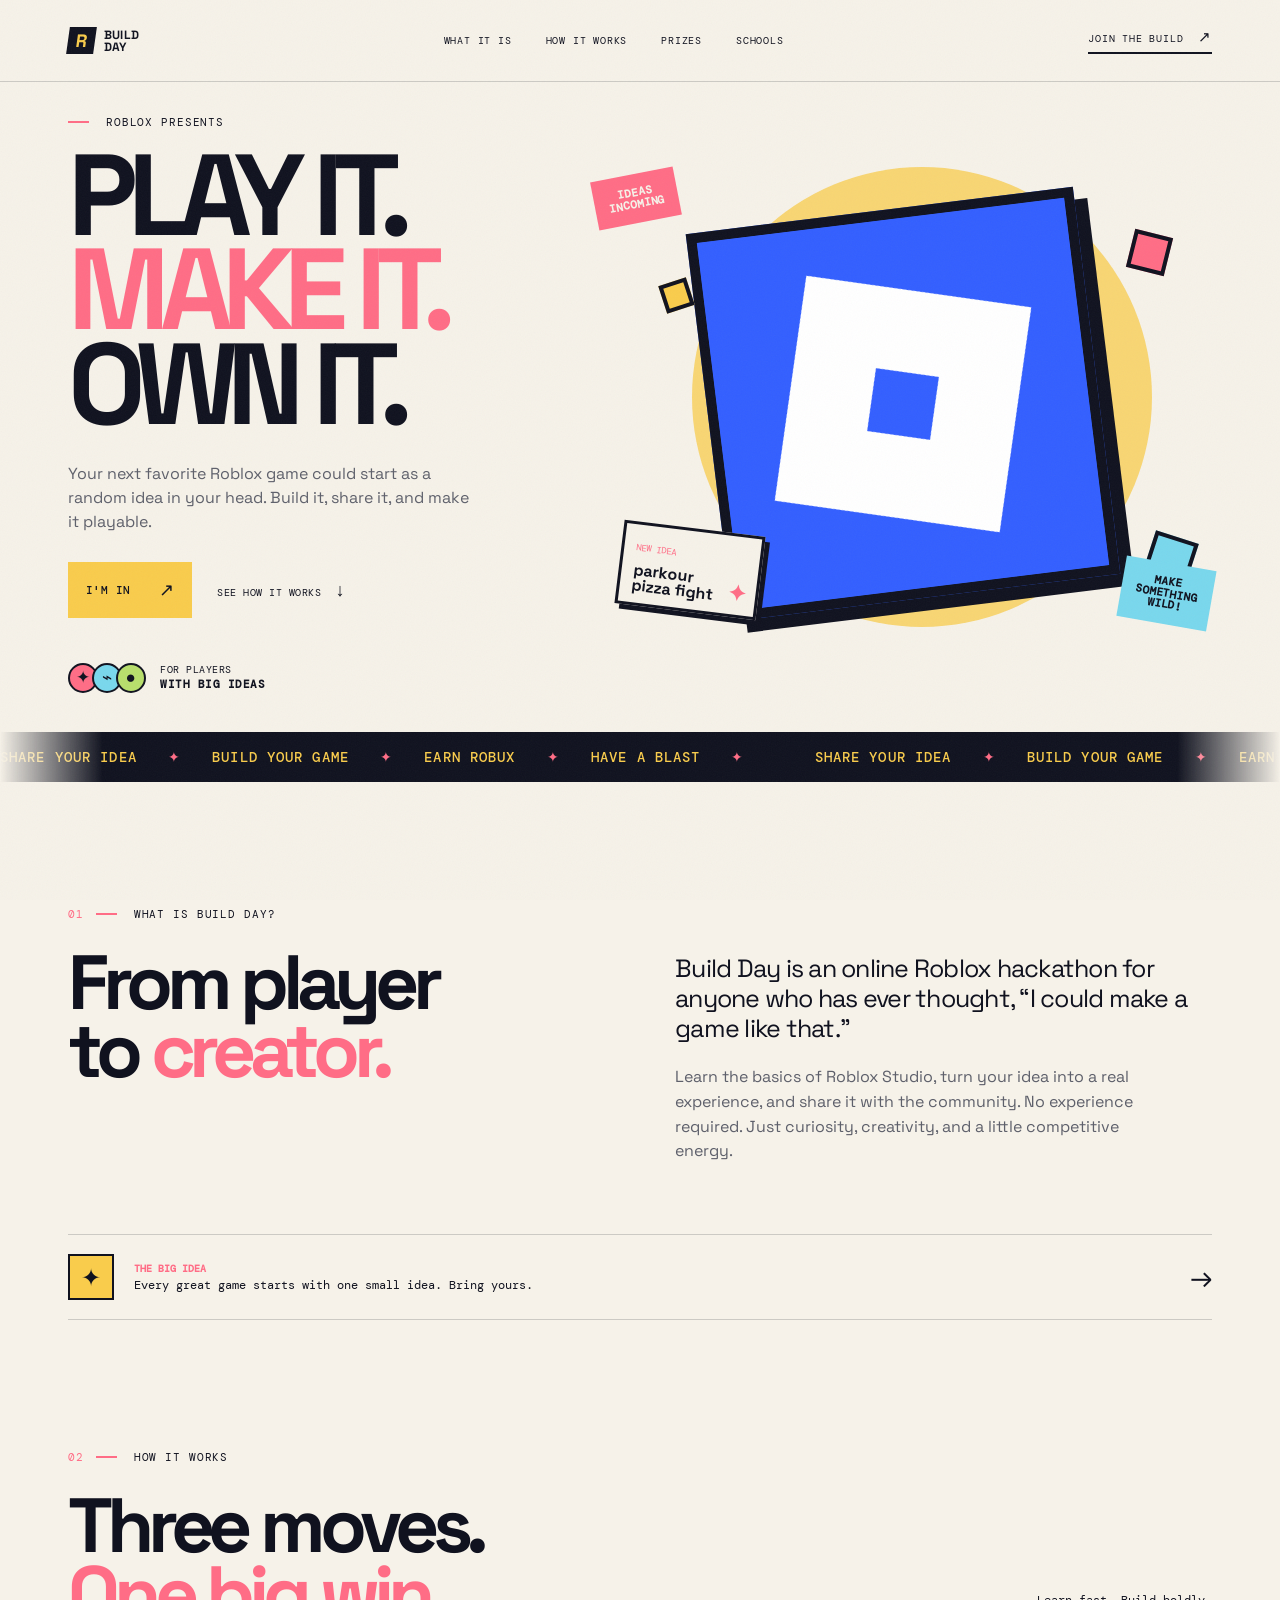
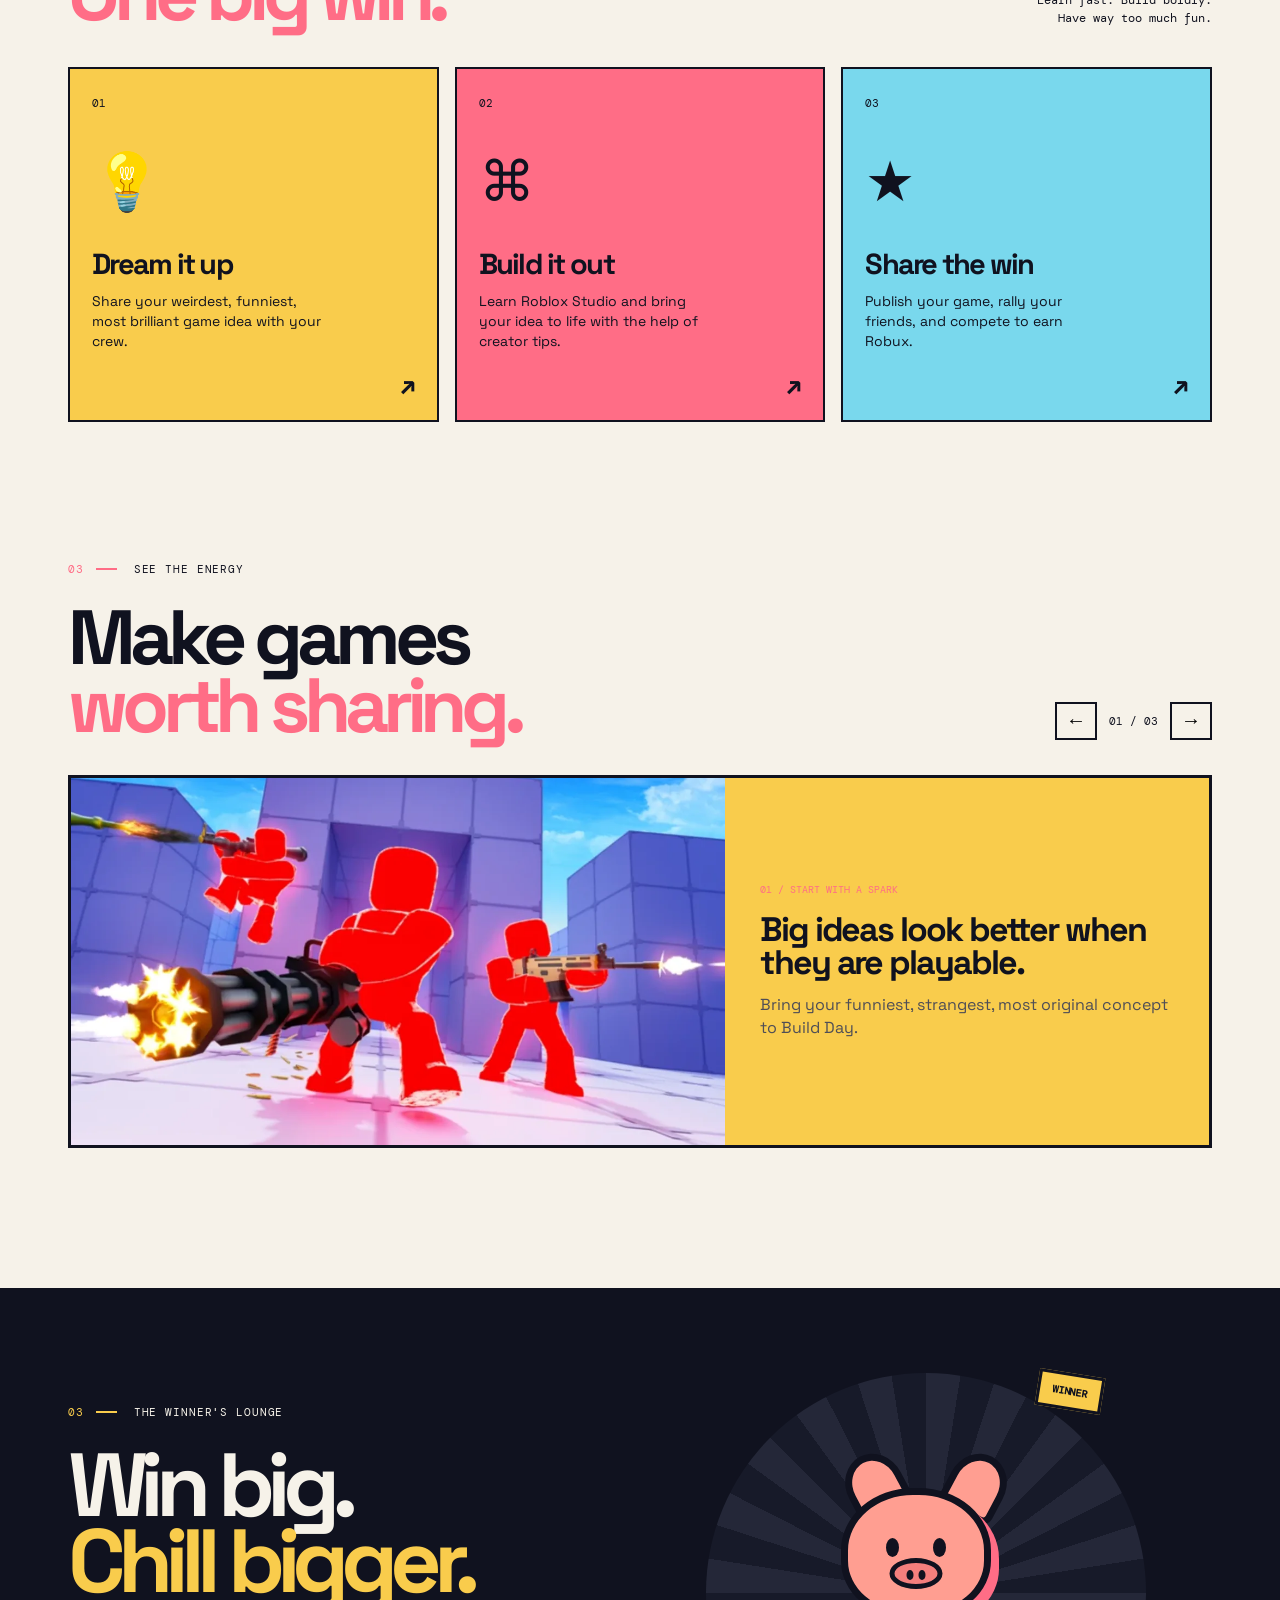
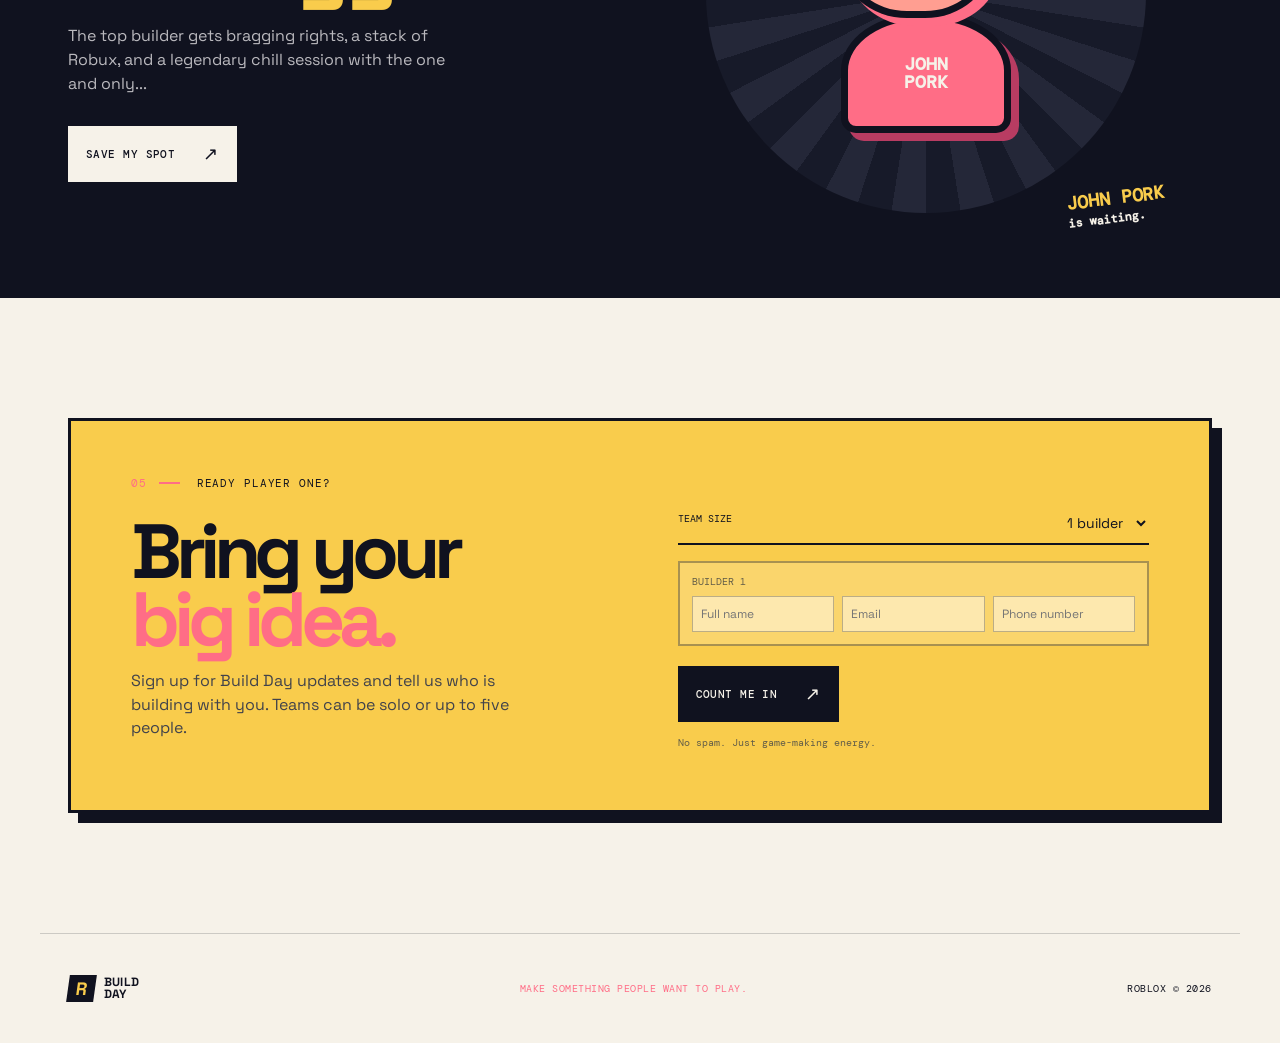
<file: index.html>
<!DOCTYPE html>
<html lang="en">
<head>
  <meta charset="UTF-8" />
  <meta name="viewport" content="width=device-width, initial-scale=1.0" />
  <meta name="theme-color" content="#10121f" />
  <meta name="description" content="Build Day is Roblox's game-making competition for players with big ideas." />
  <title>Build Day — Make your idea playable</title>
  <link rel="stylesheet" href="styles.css" />
</head>
<body>
  <div class="grain" aria-hidden="true"></div>
  <header class="site-header">
    <a class="logo" href="#top" aria-label="Build Day home"><span class="logo-mark">R</span><span>BUILD<br />DAY</span></a>
    <nav aria-label="Main navigation"><a href="#what">WHAT IT IS</a><a href="#how">HOW IT WORKS</a><a href="#prizes">PRIZES</a><a href="school.html">SCHOOLS</a></nav>
    <a class="header-cta" href="#signup">JOIN THE BUILD <span>↗</span></a>
  </header>
  <main id="top">
    <section class="hero wrap">
      <div class="hero-copy"><div class="eyebrow"><i></i> ROBLOX PRESENTS</div><h1>PLAY IT.<br /><span>MAKE IT.</span><br />OWN IT.</h1><p class="hero-lede">Your next favorite Roblox game could start as a random idea in your head. Build it, share it, and make it playable.</p><div class="hero-actions"><a class="button button-yellow" href="#signup">I'M IN <b>↗</b></a><a class="text-link" href="#how">SEE HOW IT WORKS <span>↓</span></a></div><div class="hero-proof"><span class="avatar avatar-pink">✦</span><span class="avatar avatar-blue">⌁</span><span class="avatar avatar-green">●</span><span>FOR PLAYERS<br /><strong>WITH BIG IDEAS</strong></span></div></div>
      <div class="hero-scene" aria-label="Roblox Build Day visual"><div class="burst burst-one">IDEAS<br />INCOMING</div><div class="burst burst-two">MAKE<br />SOMETHING<br />WILD!</div><div class="floating-block block-pink"></div><div class="floating-block block-yellow"></div><div class="floating-block block-blue"></div><div class="hero-image-frame"><img src="assets/roblox-game.png" alt="Roblox logo on a blue background" /></div><div class="idea-card"><span>NEW IDEA</span><strong>parkour<br />pizza fight</strong><b>✦</b></div></div>
    </section>
    <section class="ticker" aria-label="Build Day highlights"><div class="ticker-track"><div class="ticker-group">SHARE YOUR IDEA <span>✦</span> BUILD YOUR GAME <span>✦</span> EARN ROBUX <span>✦</span> HAVE A BLAST <span>✦</span></div><div class="ticker-group" aria-hidden="true">SHARE YOUR IDEA <span>✦</span> BUILD YOUR GAME <span>✦</span> EARN ROBUX <span>✦</span> HAVE A BLAST <span>✦</span></div></div></section>
    <section class="intro wrap" id="what"><div class="section-label"><span>01</span><i></i> WHAT IS BUILD DAY?</div><div class="intro-grid"><h2>From player<br />to <em>creator.</em></h2><div><p class="big-copy">Build Day is an online Roblox hackathon for anyone who has ever thought, “I could make a game like that.”</p><p>Learn the basics of Roblox Studio, turn your idea into a real experience, and share it with the community. No experience required. Just curiosity, creativity, and a little competitive energy.</p></div></div><div class="idea-strip"><div class="strip-icon">✦</div><p><strong>THE BIG IDEA</strong><br />Every great game starts with one small idea. Bring yours.</p><span>→</span></div></section>
    <section class="process wrap" id="how"><div class="section-label"><span>02</span><i></i> HOW IT WORKS</div><div class="process-heading"><h2>Three moves.<br /><em>One big win.</em></h2><p>Learn fast. Build boldly.<br />Have way too much fun.</p></div><div class="steps"><article class="step step-yellow"><span class="step-num">01</span><div class="step-doodle">💡</div><h3>Dream it up</h3><p>Share your weirdest, funniest, most brilliant game idea with your crew.</p><b class="step-arrow">↗</b></article><article class="step step-pink"><span class="step-num">02</span><div class="step-doodle">⌘</div><h3>Build it out</h3><p>Learn Roblox Studio and bring your idea to life with the help of creator tips.</p><b class="step-arrow">↗</b></article><article class="step step-blue"><span class="step-num">03</span><div class="step-doodle">★</div><h3>Share the win</h3><p>Publish your game, rally your friends, and compete to earn Robux.</p><b class="step-arrow">↗</b></article></div></section>
    <section class="slides wrap" id="slides"><div class="section-label"><span>03</span><i></i> SEE THE ENERGY</div><div class="slides-heading"><h2>Make games<br /><em>worth sharing.</em></h2><div class="slide-controls"><button id="slidePrev" aria-label="Previous slide">←</button><span id="slideCount">01 / 03</span><button id="slideNext" aria-label="Next slide">→</button></div></div><div class="slide-window"><div class="slide-track" id="slideTrack"><article class="build-slide active"><img src="assets/roblox-action.webp" alt="Roblox-style game characters in an action scene" /><div class="slide-copy"><span>01 / START WITH A SPARK</span><h3>Big ideas look better when they are playable.</h3><p>Bring your funniest, strangest, most original concept to Build Day.</p></div></article><article class="build-slide"><img src="assets/roblox-explainer.avif" alt="Roblox game world explainer image" /><div class="slide-copy"><span>02 / BUILD WITH YOUR CREW</span><h3>Five minds can make one wild world.</h3><p>Work solo or team up with up to five total builders.</p></div></article><article class="build-slide"><img src="assets/roblox-characters.webp" alt="A colorful group of Roblox characters" /><div class="slide-copy"><span>03 / SHARE THE MOMENT</span><h3>Publish it. Play it. Let the world in.</h3><p>Show off what you made and compete for Robux and the ultimate chill session.</p></div></article></div></div></section>
    <section class="prize-wrap" id="prizes"><div class="prize wrap"><div class="prize-copy"><div class="section-label light"><span>03</span><i></i> THE WINNER'S LOUNGE</div><h2>Win big.<br /><em>Chill bigger.</em></h2><p>The top builder gets bragging rights, a stack of Robux, and a legendary chill session with the one and only...</p><a class="button button-light" href="#signup">SAVE MY SPOT <b>↗</b></a></div><div class="pork-stage"><div class="pork-rays"></div><div class="pork-crown">WINNER</div><div class="pork-character"><div class="pork-ear left"></div><div class="pork-ear right"></div><div class="pork-head"><span class="pork-eye left"></span><span class="pork-eye right"></span><span class="pork-snout"></span></div><div class="pork-body"><span>JOHN<br />PORK</span></div></div><div class="pork-caption">JOHN PORK<br /><small>is waiting.</small></div></div></div></section>
    <section class="signup wrap" id="signup"><div class="signup-card"><div><div class="section-label"><span>05</span><i></i> READY PLAYER ONE?</div><h2>Bring your<br /><em>big idea.</em></h2><p>Sign up for Build Day updates and tell us who is building with you. Teams can be solo or up to five people.</p></div><form id="signupForm"><div class="team-size-row"><label for="teamSize">TEAM SIZE</label><select id="teamSize" name="teamSize"><option value="1">1 builder</option><option value="2">2 builders</option><option value="3">3 builders</option><option value="4">4 builders</option><option value="5">5 builders</option></select></div><div id="memberFields" class="member-fields"></div><button class="button button-dark" type="submit">COUNT ME IN <b>↗</b></button><small id="formMessage">No spam. Just game-making energy.</small></form></div></section>
  </main>
  <footer class="site-footer wrap"><a class="logo" href="#top"><span class="logo-mark">R</span><span>BUILD<br />DAY</span></a><span>MAKE SOMETHING PEOPLE WANT TO PLAY.</span><span>ROBLOX © 2026</span></footer>
  <script src="script.js"></script>
</body>
</html>
</file>
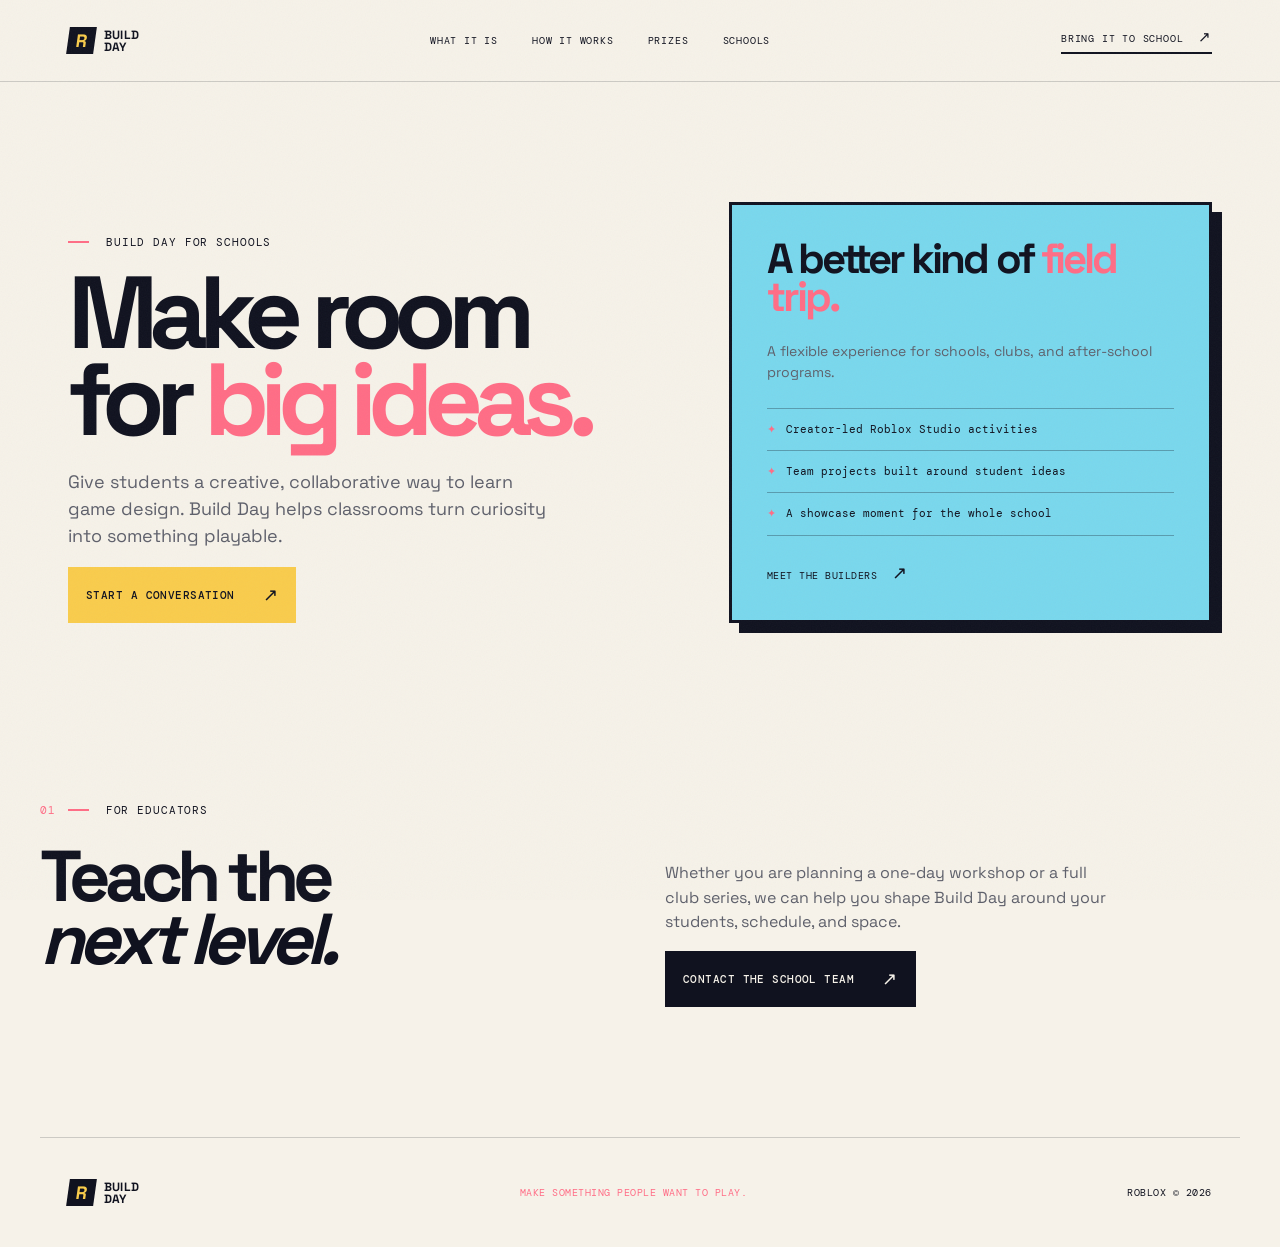
<file: school.html>
<!DOCTYPE html>
<html lang="en">
<head>
  <meta charset="UTF-8" />
  <meta name="viewport" content="width=device-width, initial-scale=1.0" />
  <meta name="theme-color" content="#10121f" />
  <meta name="description" content="Bring Build Day to your school and help students become creators." />
  <title>Build Day for Schools</title>
  <link rel="stylesheet" href="styles.css" />
</head>
<body>
  <div class="grain" aria-hidden="true"></div>
  <header class="site-header">
    <a class="logo" href="index.html#top" aria-label="Build Day home"><span class="logo-mark">R</span><span>BUILD<br />DAY</span></a>
    <nav aria-label="Main navigation"><a href="index.html#what">WHAT IT IS</a><a href="index.html#how">HOW IT WORKS</a><a href="index.html#prizes">PRIZES</a><a href="school.html" aria-current="page">SCHOOLS</a></nav>
    <a class="header-cta" href="index.html#signup">BRING IT TO SCHOOL <span>↗</span></a>
  </header>
  <main>
    <section class="school-hero wrap">
      <div>
        <div class="eyebrow"><i></i> BUILD DAY FOR SCHOOLS</div>
        <h1>Make room<br />for <em>big ideas.</em></h1>
        <p>Give students a creative, collaborative way to learn game design. Build Day helps classrooms turn curiosity into something playable.</p>
        <a class="button button-yellow" href="index.html#signup">START A CONVERSATION <b>↗</b></a>
      </div>
      <aside class="school-card">
        <h2>A better kind of <em>field trip.</em></h2>
        <p>A flexible experience for schools, clubs, and after-school programs.</p>
        <ul class="school-list">
          <li>Creator-led Roblox Studio activities</li>
          <li>Team projects built around student ideas</li>
          <li>A showcase moment for the whole school</li>
        </ul>
        <a class="text-link" href="index.html#signup">MEET THE BUILDERS <span>↗</span></a>
      </aside>
    </section>
    <section class="school-contact wrap">
      <div class="section-label"><span>01</span><i></i> FOR EDUCATORS</div>
      <div class="school-contact-grid">
        <h2>Teach the<br /><em>next level.</em></h2>
        <div>
          <p>Whether you are planning a one-day workshop or a full club series, we can help you shape Build Day around your students, schedule, and space.</p>
          <a class="button button-dark" href="index.html#signup">CONTACT THE SCHOOL TEAM <b>↗</b></a>
        </div>
      </div>
    </section>
  </main>
  <footer class="site-footer wrap"><a class="logo" href="index.html#top"><span class="logo-mark">R</span><span>BUILD<br />DAY</span></a><span>MAKE SOMETHING PEOPLE WANT TO PLAY.</span><span>ROBLOX © 2026</span></footer>
</body>
</html>
</file>
<file: styles.css>
@import url('https://fonts.googleapis.com/css2?family=DM+Mono:wght@400;500&family=Space+Grotesk:wght@400;500;600;700&display=swap');
:root{--ink:#10121f;--paper:#f6f2e9;--yellow:#f9cc4c;--pink:#ff6d86;--blue:#79d8ed;--green:#b8df6c;--line:rgba(16,18,31,.18);--muted:#5e606b}*{box-sizing:border-box}html{scroll-behavior:smooth}body{margin:0;background:var(--paper);color:var(--ink);font-family:'Space Grotesk',sans-serif;overflow-x:hidden}.grain{position:fixed;inset:0;pointer-events:none;z-index:5;opacity:.04;background-image:url("data:image/svg+xml,%3Csvg xmlns='http://www.w3.org/2000/svg' width='140' height='140'%3E%3Cfilter id='n'%3E%3CfeTurbulence type='fractalNoise' baseFrequency='.8' numOctaves='3' stitchTiles='stitch'/%3E%3C/filter%3E%3Crect width='100%25' height='100%25' filter='url(%23n)'/%3E%3C/svg%3E")}.wrap{max-width:1200px;margin:0 auto;padding-left:28px;padding-right:28px}.site-header{height:82px;display:flex;align-items:center;justify-content:space-between;padding:0 max(28px,calc((100vw - 1200px)/2 + 28px));border-bottom:1px solid var(--line);font:10px 'DM Mono',monospace;letter-spacing:.08em}.logo{display:flex;align-items:center;gap:9px;text-decoration:none;color:var(--ink);font:700 12px/1 'Space Grotesk';letter-spacing:.02em}.logo-mark{display:grid;place-items:center;width:27px;height:27px;background:var(--ink);color:var(--yellow);font-size:18px;transform:skew(-8deg)}nav{display:flex;gap:34px}nav a,.text-link{color:var(--ink);text-decoration:none}nav a:hover,.text-link:hover{color:var(--pink)}.header-cta{color:var(--ink);border-bottom:2px solid var(--ink);padding-bottom:5px;text-decoration:none}.header-cta span{font-size:15px;margin-left:8px}.hero{min-height:650px;display:grid;grid-template-columns:.9fr 1.1fr;align-items:center;gap:20px;padding-top:30px;padding-bottom:36px}.eyebrow,.section-label{font:11px 'DM Mono',monospace;letter-spacing:.08em}.eyebrow i,.section-label i{display:inline-block;width:21px;height:2px;background:var(--pink);margin:0 9px 3px 0}.hero h1{font-size:clamp(68px,9vw,126px);line-height:.82;letter-spacing:-.09em;margin:20px 0 30px}.hero h1 span{color:var(--pink)}.hero-lede{max-width:410px;font-size:16px;line-height:1.5;color:var(--muted);margin:0 0 28px}.hero-actions{display:flex;align-items:center;gap:25px}.button{display:inline-flex;align-items:center;justify-content:space-between;gap:28px;padding:16px 18px;border:0;text-decoration:none;font:500 11px 'DM Mono',monospace;letter-spacing:.04em;cursor:pointer;transition:transform .2s,box-shadow .2s}.button b{font-size:18px;font-weight:400}.button:hover{transform:translate(-3px,-3px);box-shadow:6px 6px 0 var(--ink)}.button-yellow{background:var(--yellow);color:var(--ink)}.button-dark{background:var(--ink);color:var(--paper)}.button-light{background:var(--paper);color:var(--ink)}.text-link{font:10px 'DM Mono';letter-spacing:.05em}.text-link span{font-size:18px;margin-left:8px}.hero-proof{display:flex;align-items:center;margin-top:45px;font:10px 'DM Mono';line-height:1.4;letter-spacing:.05em}.hero-proof strong{font-size:11px}.avatar{width:30px;height:30px;display:grid;place-items:center;border:2px solid var(--ink);border-radius:50%;margin-right:-6px;font-size:17px}.avatar-pink{background:var(--pink)}.avatar-blue{background:var(--blue)}.avatar-green{background:var(--green);margin-right:14px}.hero-scene{height:535px;position:relative;display:grid;place-items:center}.hero-scene:before{content:'';position:absolute;width:460px;height:460px;border-radius:50%;background:var(--yellow);top:30px;right:60px;opacity:.75}.laptop{position:relative;z-index:2;width:445px;transform:rotate(-5deg);filter:drop-shadow(12px 15px 0 var(--ink))}.laptop-screen{height:285px;border:13px solid var(--ink);border-bottom-width:18px;border-radius:17px 17px 4px 4px;background:var(--pink);padding:12px}.screen-top{display:flex;justify-content:space-between;background:var(--ink);color:var(--paper);padding:6px 9px;font:9px 'DM Mono'}.game-world{height:218px;margin-top:8px;position:relative;overflow:hidden;background:linear-gradient(#77dbea 0 55%,#a9dc68 55%)}.world-sun{position:absolute;width:62px;height:62px;background:var(--yellow);border-radius:50%;right:30px;top:22px}.world-cloud{position:absolute;width:78px;height:20px;background:var(--paper);border-radius:20px;opacity:.8}.cloud-one{left:25px;top:33px}.cloud-two{right:88px;top:90px;transform:scale(.7)}.world-platform{position:absolute;bottom:33px;left:40px;width:280px;height:30px;background:var(--ink);transform:skew(-20deg)}.world-character{position:absolute;bottom:62px;left:180px;width:58px;height:58px;border:7px solid var(--ink);border-radius:20px 20px 10px 10px;background:var(--pink);font-size:30px;text-align:center;line-height:45px}.world-portal{position:absolute;bottom:52px;right:70px;display:grid;place-items:center;width:70px;height:95px;border:9px solid var(--blue);border-radius:50%;color:var(--paper);font-size:30px}.laptop-base{height:25px;background:var(--ink);clip-path:polygon(7% 0,93% 0,100% 100%,0 100%);position:relative}.laptop-base:after{content:'';position:absolute;left:40%;top:5px;width:20%;height:4px;background:#404353}.laptop-shadow{position:absolute;width:430px;height:30px;background:var(--ink);bottom:79px;right:70px;transform:rotate(-5deg);opacity:.18;border-radius:50%}.floating-block{position:absolute;border:4px solid var(--ink);z-index:3}.block-pink{width:39px;height:39px;background:var(--pink);right:7%;top:18%;transform:rotate(14deg)}.block-yellow{width:29px;height:29px;background:var(--yellow);left:11%;top:27%;transform:rotate(-18deg)}.block-blue{width:45px;height:45px;background:var(--blue);right:3%;bottom:17%;transform:rotate(18deg)}.burst{position:absolute;z-index:4;background:var(--ink);color:var(--paper);padding:13px 14px;text-align:center;font:700 11px/1.05 'DM Mono';transform:rotate(-11deg)}.burst-one{left:0;top:7%;background:var(--pink)}.burst-two{right:0;bottom:9%;transform:rotate(10deg);background:var(--blue);color:var(--ink)}.idea-card{position:absolute;z-index:4;left:4%;bottom:11%;width:142px;background:var(--paper);border:3px solid var(--ink);padding:10px 12px;transform:rotate(7deg);box-shadow:5px 5px 0 var(--ink)}.idea-card span{font:9px 'DM Mono';color:var(--pink)}.idea-card strong{display:block;font-size:16px;line-height:.95;margin-top:7px}.idea-card b{position:absolute;right:10px;bottom:8px;color:var(--pink);font-size:22px}.ticker{background:var(--ink);color:var(--yellow);overflow:hidden;white-space:nowrap;font:500 14px 'DM Mono';letter-spacing:.08em;padding:16px 0}.ticker div{animation:marquee 28s linear infinite}.ticker span{color:var(--pink);padding:0 22px}@keyframes marquee{to{transform:translateX(-35%)}}.intro{padding-top:125px;padding-bottom:130px}.section-label{margin-bottom:28px}.section-label>span{color:var(--pink);margin-right:12px}.intro-grid{display:grid;grid-template-columns:1fr 1fr;gap:70px}.intro h2,.process h2,.signup h2{font-size:clamp(50px,6vw,78px);line-height:.88;letter-spacing:-.08em;margin:0}.intro h2 em,.process h2 em,.signup h2 em{font-style:normal;color:var(--pink)}.big-copy{font-size:25px;line-height:1.2;letter-spacing:-.03em;margin:4px 0 22px}.intro-grid p:not(.big-copy){max-width:490px;line-height:1.55;color:var(--muted);margin:0}.idea-strip{display:flex;align-items:center;gap:20px;border-top:1px solid var(--line);border-bottom:1px solid var(--line);margin-top:70px;padding:19px 0}.strip-icon{width:46px;height:46px;display:grid;place-items:center;background:var(--yellow);border:2px solid var(--ink);font-size:24px}.idea-strip p{margin:0;font:12px/1.4 'DM Mono'}.idea-strip strong{color:var(--pink);font-size:10px}.idea-strip>span{margin-left:auto;font-size:28px}.process{padding-bottom:140px}.process-heading{display:flex;justify-content:space-between;align-items:end;margin-bottom:40px}.process-heading p{font:12px/1.5 'DM Mono';text-align:right;margin:0}.steps{display:grid;grid-template-columns:repeat(3,1fr);gap:16px}.step{min-height:355px;padding:22px;position:relative;border:2px solid var(--ink);transition:transform .2s}.step:hover{transform:translateY(-8px)}.step-yellow{background:var(--yellow)}.step-pink{background:var(--pink)}.step-blue{background:var(--blue)}.step-num{font:11px 'DM Mono'}.step-doodle{font-size:56px;line-height:1;margin:42px 0 35px}.step h3{font-size:29px;letter-spacing:-.06em;margin:0 0 10px}.step p{max-width:230px;line-height:1.4;margin:0;font-size:14px}.step-arrow{position:absolute;right:21px;bottom:18px;font-size:26px}.prize-wrap{background:var(--ink);color:var(--paper);overflow:hidden}.prize{display:grid;grid-template-columns:1fr 1fr;min-height:610px;align-items:center}.section-label.light i{background:var(--yellow)}.section-label.light span{color:var(--yellow)}.prize h2{font-size:clamp(55px,7vw,92px);line-height:.85;letter-spacing:-.09em;margin:25px 0}.prize h2 em{font-style:normal;color:var(--yellow)}.prize-copy>p{max-width:390px;color:#bab9be;line-height:1.5;margin:0 0 30px}.pork-stage{height:500px;position:relative;display:grid;place-items:center}.pork-rays{position:absolute;width:440px;height:440px;border-radius:50%;background:repeating-conic-gradient(from 0deg,#242738 0 9deg,#171a29 9deg 18deg)}.pork-character{position:relative;z-index:2;margin-top:35px}.pork-head{position:relative;width:150px;height:130px;background:#ff9e91;border:7px solid var(--ink);border-radius:48% 48% 44% 44%;box-shadow:8px 8px 0 var(--pink)}.pork-ear{position:absolute;z-index:0;width:58px;height:65px;background:#ff9e91;border:7px solid var(--ink);top:-35px;border-radius:50% 50% 10px 10px}.pork-ear.left{left:5px;transform:rotate(-28deg)}.pork-ear.right{right:5px;transform:rotate(28deg)}.pork-eye{position:absolute;top:43px;width:13px;height:19px;background:var(--ink);border-radius:50%}.pork-eye.left{left:38px}.pork-eye.right{right:38px}.pork-snout{position:absolute;left:50%;bottom:22px;transform:translateX(-50%);width:53px;height:31px;border:5px solid var(--ink);border-radius:50%;background:#f47f7d}.pork-snout:after,.pork-snout:before{content:'';position:absolute;width:7px;height:10px;background:var(--ink);border-radius:50%;top:7px}.pork-snout:before{left:12px}.pork-snout:after{right:12px}.pork-body{width:170px;height:120px;background:var(--pink);border:7px solid var(--ink);border-radius:48% 48% 15px 15px;margin:-5px auto 0;display:grid;place-items:center;text-align:center;font:700 18px/1 'DM Mono';box-shadow:8px 8px 0 #b83c62}.pork-crown{position:absolute;z-index:3;top:30px;right:19%;background:var(--yellow);color:var(--ink);padding:9px 12px;border:3px solid var(--ink);transform:rotate(9deg);font:700 10px 'DM Mono'}.pork-caption{position:absolute;z-index:4;bottom:18px;right:8%;font:700 18px/1 'DM Mono';color:var(--yellow);transform:rotate(-7deg)}.pork-caption small{color:var(--paper);font-size:12px}.signup{padding-top:120px;padding-bottom:120px}.signup-card{display:grid;grid-template-columns:1fr 1fr;gap:75px;background:var(--yellow);border:3px solid var(--ink);padding:55px 60px;box-shadow:10px 10px 0 var(--ink)}.signup-card p{max-width:390px;line-height:1.45;color:#42434b}.signup form{align-self:end;padding-bottom:6px}.signup label{display:block;font:10px 'DM Mono';margin-bottom:9px}.input-row{display:flex;border-bottom:2px solid var(--ink)}.input-row input{font:16px 'Space Grotesk';background:transparent;border:0;outline:0;padding:13px 0;min-width:0;flex:1}.input-row input::placeholder{color:#74705b}.input-row .button{padding:13px 0 13px 16px;gap:15px}.signup small{display:block;font:10px 'DM Mono';margin-top:14px;color:#625d48}.site-footer{height:110px;display:flex;align-items:center;justify-content:space-between;border-top:1px solid var(--line);font:10px 'DM Mono';letter-spacing:.05em}.site-footer>span:nth-child(2){color:var(--pink)}@media(max-width:760px){.site-header{height:70px;padding:0 18px}.site-header nav{display:none}.header-cta{font-size:9px}.wrap{padding-left:18px;padding-right:18px}.hero{display:block;padding-top:70px}.hero h1{font-size:68px}.hero-scene{height:410px;margin-top:15px}.hero-scene:before{width:340px;height:340px;right:0}.laptop{width:330px}.laptop-screen{height:220px;border-width:9px}.game-world{height:167px}.laptop-base{height:20px}.world-platform{width:205px}.world-character{left:130px;bottom:55px;width:45px;height:48px;font-size:23px;line-height:37px}.world-portal{right:28px;bottom:42px;width:50px;height:70px}.burst{font-size:9px}.burst-one{left:-5px}.idea-card{left:0;bottom:0}.intro,.signup{padding-top:80px;padding-bottom:85px}.intro-grid,.prize,.signup-card{grid-template-columns:1fr;gap:35px}.intro-grid{gap:30px}.process{padding-bottom:90px}.process-heading{display:block}.process-heading p{text-align:left;margin-top:22px}.steps{grid-template-columns:1fr}.step{min-height:290px}.step-doodle{margin:25px 0 20px}.prize{padding-top:75px;padding-bottom:55px}.pork-stage{height:420px}.pork-rays{width:320px;height:320px}.signup-card{padding:35px 25px;box-shadow:7px 7px 0 var(--ink)}.input-row{display:block;border-bottom:0}.input-row input{width:100%;border-bottom:2px solid var(--ink);margin-bottom:14px}.input-row .button{width:100%;padding:14px 0}.site-footer{height:auto;display:grid;gap:20px;padding-top:28px;padding-bottom:28px}.site-footer>span:nth-child(2){order:3}.hero-actions{flex-wrap:wrap}}
/* Build Day media and signup additions */
.hero-image-frame{position:relative;z-index:2;width:390px;height:390px;border:10px solid var(--ink);background:#3560f5;transform:rotate(-7deg);box-shadow:13px 13px 0 var(--ink);overflow:hidden}.hero-image-frame img{width:100%;height:100%;object-fit:cover;display:block}.slides{padding-bottom:140px}.slides-heading{display:flex;align-items:end;justify-content:space-between;margin-bottom:35px}.slides h2{font-size:clamp(50px,6vw,78px);line-height:.88;letter-spacing:-.08em;margin:0}.slides h2 em{font-style:normal;color:var(--pink)}.slide-controls{display:flex;align-items:center;gap:12px;font:11px 'DM Mono'}.slide-controls button{width:42px;height:38px;border:2px solid var(--ink);background:var(--paper);font-size:20px;cursor:pointer}.slide-controls button:hover{background:var(--yellow)}.slide-window{overflow:hidden;border:3px solid var(--ink);background:var(--ink)}.slide-track{display:flex;transition:transform .45s ease}.build-slide{flex:0 0 100%;display:grid;grid-template-columns:1.35fr 1fr;min-height:350px;background:var(--blue)}.build-slide img{width:100%;height:100%;min-height:350px;object-fit:cover;display:block}.slide-copy{padding:38px 35px;background:var(--yellow);display:flex;flex-direction:column;justify-content:center}.slide-copy span{font:10px 'DM Mono';color:var(--pink)}.slide-copy h3{font-size:34px;line-height:.95;letter-spacing:-.06em;margin:18px 0 14px}.slide-copy p{line-height:1.45;margin:0;color:#4f4e56}.team-size-row{display:flex;align-items:center;justify-content:space-between;border-bottom:2px solid var(--ink);margin-bottom:16px;padding-bottom:9px}.team-size-row label{font:10px 'DM Mono'}.team-size-row select{font:14px 'Space Grotesk';border:0;background:transparent;color:var(--ink);outline:0}.member-fields{display:grid;gap:10px;margin-bottom:18px}.member-card{border:2px solid rgba(16,18,31,.35);padding:12px;background:rgba(255,255,255,.18)}.member-card strong{display:block;font:10px 'DM Mono';margin-bottom:8px;color:#625d48}.member-card .member-inputs{display:grid;grid-template-columns:1fr 1fr 1fr;gap:8px}.member-card input{width:100%;min-width:0;padding:9px 8px;border:1px solid rgba(16,18,31,.28);background:rgba(255,255,255,.45);font:12px 'Space Grotesk';outline:0}.signup form>.button{margin-top:2px}.form-error{color:#b83c62!important}
.slides{padding-bottom:140px}
@media(max-width:760px){.hero-image-frame{width:285px;height:285px}.slides-heading{display:block}.slide-controls{margin-top:22px}.build-slide{grid-template-columns:1fr}.build-slide img{min-height:220px;height:220px}.slide-copy{padding:26px}.slide-copy h3{font-size:28px}.signup-card{padding:35px 25px}.member-card .member-inputs{grid-template-columns:1fr}.signup form>.button{width:100%;justify-content:space-between}}
/* Seamless highlight ticker */
.ticker{mask-image:linear-gradient(90deg,transparent,#000 8%,#000 92%,transparent)}
.ticker-track{display:flex;width:max-content;animation:marquee 26s linear infinite}
.ticker .ticker-group{display:block;flex:0 0 auto;padding-right:48px;animation:none}
@keyframes marquee{from{transform:translateX(0)}to{transform:translateX(-50%)}}

/* School page */
.school-hero{padding-top:120px;padding-bottom:90px;display:grid;grid-template-columns:1.1fr .9fr;gap:70px;align-items:end}
.school-hero h1{font-size:clamp(58px,8vw,108px);line-height:.85;letter-spacing:-.09em;margin:20px 0 25px}
.school-hero h1 em,.school-card h2 em{font-style:normal;color:var(--pink)}
.school-hero p{max-width:480px;color:var(--muted);font-size:18px;line-height:1.5}
.school-card{background:var(--blue);border:3px solid var(--ink);padding:35px;box-shadow:10px 10px 0 var(--ink)}
.school-card h2{font-size:42px;line-height:.9;letter-spacing:-.07em;margin:0 0 25px}
.school-card p{font-size:14px;line-height:1.5;margin:0 0 25px}
.school-list{display:grid;gap:0;margin:0 0 25px;padding:0;list-style:none;border-top:1px solid rgba(16,18,31,.3)}
.school-list li{padding:13px 0;border-bottom:1px solid rgba(16,18,31,.3);font:11px/1.4 'DM Mono'}
.school-list li::before{content:'✦';color:var(--pink);margin-right:10px}
.school-contact{padding:90px 0 130px}
.school-contact-grid{display:grid;grid-template-columns:1fr 1fr;gap:50px}
.school-contact h2{font-size:clamp(45px,6vw,72px);line-height:.88;letter-spacing:-.08em;margin:0}
.school-contact p{max-width:450px;color:var(--muted);line-height:1.55}
@media(max-width:760px){.school-hero,.school-contact-grid{grid-template-columns:1fr;gap:35px}.school-hero{padding-top:80px;padding-bottom:65px}.school-card{padding:25px;box-shadow:7px 7px 0 var(--ink)}.school-contact{padding:70px 0 90px}}
</file>
